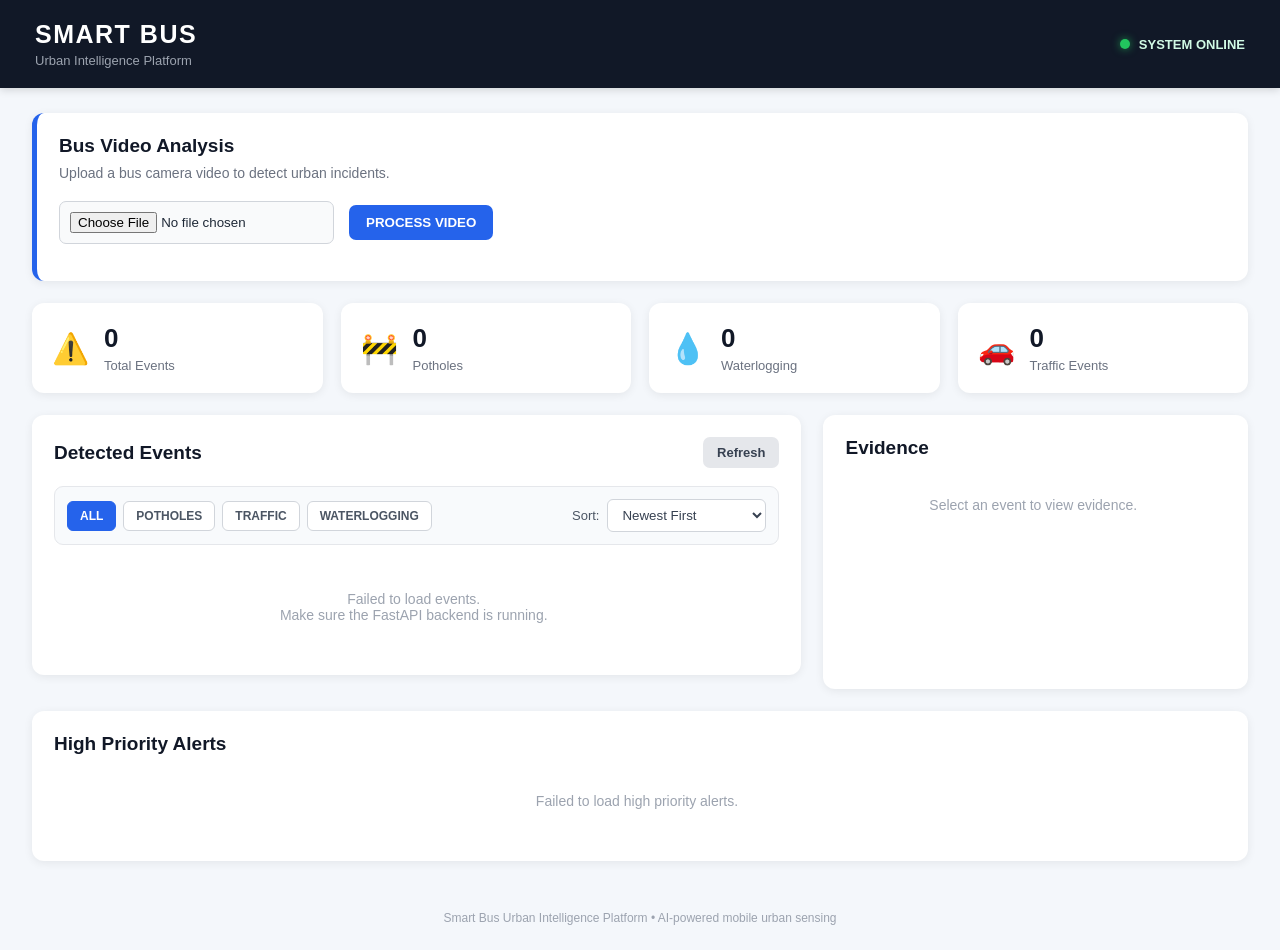
<file: frontend/index.html>
<!DOCTYPE html>
<html lang="en">

<head>
    <meta charset="UTF-8">

    <meta name="viewport"
          content="width=device-width, initial-scale=1.0">

    <title>Smart Bus Urban Intelligence</title>

    <link rel="stylesheet"
          href="style.css">
</head>

<body>

    <!-- ========================================= -->
    <!-- TOP BAR -->
    <!-- ========================================= -->

    <header class="topbar">

        <div>
            <h1>SMART BUS</h1>
            <p>Urban Intelligence Platform</p>
        </div>

        <div class="system-status">

            <span class="status-dot"></span>

            SYSTEM ONLINE

        </div>

    </header>


    <main class="dashboard">


        <!-- ========================================= -->
        <!-- VIDEO UPLOAD -->
        <!-- ========================================= -->

        <section class="panel upload-panel">

            <h2>Bus Video Analysis</h2>

            <p class="subtitle">
                Upload a bus camera video to detect urban incidents.
            </p>

            <div class="upload-area">

                <input
                    type="file"
                    id="videoInput"
                    accept="video/*"
                >

                <button
                    id="processButton"
                    onclick="processVideo()">

                    PROCESS VIDEO

                </button>

            </div>

            <div
                id="processingStatus"
                class="processing-status">
            </div>

        </section>



        <!-- ========================================= -->
        <!-- EVENT SUMMARY -->
        <!-- ========================================= -->

        <section class="summary-grid">


            <!-- TOTAL EVENTS -->

            <div class="summary-card">

                <div class="card-icon">
                    ⚠️
                </div>

                <div>

                    <h3 id="totalEvents">
                        0
                    </h3>

                    <p>
                        Total Events
                    </p>

                </div>

            </div>


            <!-- POTHOLES -->

            <div class="summary-card">

                <div class="card-icon">
                    🚧
                </div>

                <div>

                    <h3 id="potholes">
                        0
                    </h3>

                    <p>
                        Potholes
                    </p>

                </div>

            </div>


            <!-- WATERLOGGING -->

            <div class="summary-card">

                <div class="card-icon">
                    💧
                </div>

                <div>

                    <h3 id="waterlogging">
                        0
                    </h3>

                    <p>
                        Waterlogging
                    </p>

                </div>

            </div>


            <!-- TRAFFIC -->

            <div class="summary-card">

                <div class="card-icon">
                    🚗
                </div>

                <div>

                    <h3 id="traffic">
                        0
                    </h3>

                    <p>
                        Traffic Events
                    </p>

                </div>

            </div>

        </section>



        <!-- ========================================= -->
        <!-- MAIN CONTENT -->
        <!-- ========================================= -->

        <section class="content-grid">


            <!-- ===================================== -->
            <!-- DETECTED EVENTS PANEL -->
            <!-- ===================================== -->

            <div class="panel">


                <!-- PANEL HEADER -->

                <div class="panel-header">

                    <h2>
                        Detected Events
                    </h2>

                    <button
                        onclick="loadEvents()"
                        class="refresh-button">

                        Refresh

                    </button>

                </div>



                <!-- ================================= -->
                <!-- EVENT FILTERS -->
                <!-- ================================= -->

                <div class="event-controls">


                    <!-- EVENT TYPE FILTER -->

                    <div class="event-type-filters">


                        <button
                            class="filter-button active"
                            onclick="filterEvents('all')">

                            ALL

                        </button>


                        <button
                            class="filter-button"
                            onclick="filterEvents('pothole')">

                            POTHOLES

                        </button>


                        <button
                            class="filter-button"
                            onclick="filterEvents('traffic')">

                            TRAFFIC

                        </button>


                        <button
                            class="filter-button"
                            onclick="filterEvents('waterlogging')">

                            WATERLOGGING

                        </button>


                    </div>



                    <!-- SORTING -->

                    <div class="event-sort">

                        <label for="eventSort">
                            Sort:
                        </label>

                        <select
                            id="eventSort"
                            onchange="sortEvents(this.value)">


                            <option value="newest">
                                Newest First
                            </option>


                            <option value="oldest">
                                Oldest First
                            </option>


                            <option value="confidence-high">
                                Highest Confidence
                            </option>


                            <option value="confidence-low">
                                Lowest Confidence
                            </option>


                        </select>

                    </div>

                </div>



                <!-- ================================= -->
                <!-- EVENTS LIST -->
                <!-- ================================= -->

                <div
                    id="eventsContainer"
                    class="events-container">

                    <p class="empty-message">
                        Loading events...
                    </p>

                </div>


            </div>



            <!-- ===================================== -->
            <!-- EVIDENCE PANEL -->
            <!-- ===================================== -->

            <div class="panel evidence-panel">


                <h2>
                    Evidence
                </h2>


                <div
                    id="evidenceContainer"
                    class="evidence-container">

                    <p class="empty-message">

                        Select an event to view evidence.

                    </p>

                </div>


            </div>


        </section>



        <!-- ========================================= -->
        <!-- HIGH PRIORITY ALERTS -->
        <!-- ========================================= -->

        <section class="panel">


            <h2>
                High Priority Alerts
            </h2>


            <div
                id="highPriorityContainer">

                <p class="empty-message">

                    Loading alerts...

                </p>

            </div>


        </section>


    </main>



    <!-- ========================================= -->
    <!-- FOOTER -->
    <!-- ========================================= -->

    <footer>

        Smart Bus Urban Intelligence Platform

        • AI-powered mobile urban sensing

    </footer>



    <!-- ========================================= -->
    <!-- JAVASCRIPT -->
    <!-- ========================================= -->

    <script src="app.js"></script>


</body>

</html>
</file>
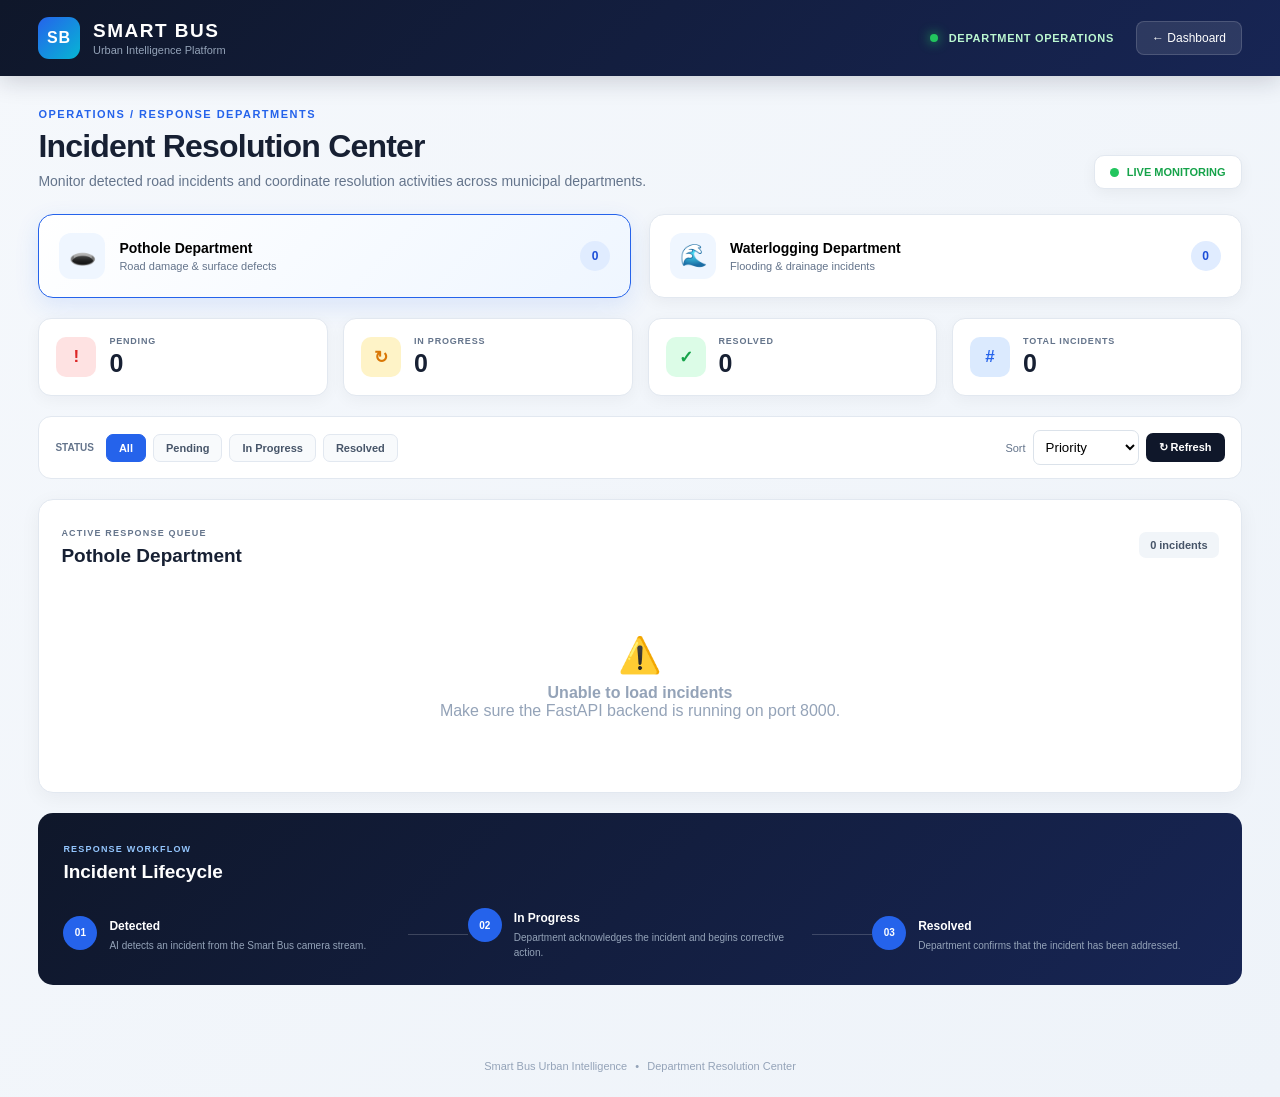
<file: frontend/department.html>
<!DOCTYPE html>
<html lang="en">

<head>
    <meta charset="UTF-8">
    <meta name="viewport" content="width=device-width, initial-scale=1.0">

    <title>Department Operations | Smart Bus</title>

    <link rel="stylesheet"
          href="department.css">
</head>

<body>

<header class="topbar">

    <div class="brand">

        <div class="brand-mark">
            SB
        </div>

        <div>
            <h1>SMART BUS</h1>
            <p>Urban Intelligence Platform</p>
        </div>

    </div>

    <div class="topbar-right">

        <div class="system-status">
            <span class="status-dot"></span>
            DEPARTMENT OPERATIONS
        </div>

        <a href="index.html"
           class="back-button">
            ← Dashboard
        </a>

    </div>

</header>


<main class="page">

    <!-- =====================================================
         PAGE HEADER
    ====================================================== -->

    <section class="page-header">

        <div>

            <div class="eyebrow">
                OPERATIONS / RESPONSE DEPARTMENTS
            </div>

            <h2>
                Incident Resolution Center
            </h2>

            <p>
                Monitor detected road incidents and coordinate
                resolution activities across municipal departments.
            </p>

        </div>

        <div class="live-indicator">

            <span class="pulse-dot"></span>

            LIVE MONITORING

        </div>

    </section>


    <!-- =====================================================
         DEPARTMENT SWITCHER
    ====================================================== -->

    <section class="department-tabs">

        <button
            class="department-tab active"
            data-department="pothole">

            <span class="tab-icon">
                🕳️
            </span>

            <span>
                <strong>Pothole Department</strong>
                <small>Road damage & surface defects</small>
            </span>

            <span
                id="potholeTabCount"
                class="tab-count">
                0
            </span>

        </button>


        <button
            class="department-tab"
            data-department="waterlogging">

            <span class="tab-icon">
                🌊
            </span>

            <span>
                <strong>Waterlogging Department</strong>
                <small>Flooding & drainage incidents</small>
            </span>

            <span
                id="waterTabCount"
                class="tab-count">
                0
            </span>

        </button>

    </section>


    <!-- =====================================================
         SUMMARY
    ====================================================== -->

    <section class="summary-grid">

        <div class="summary-card">

            <div class="summary-icon pending">
                !
            </div>

            <div>

                <span>PENDING</span>

                <strong id="pendingCount">
                    0
                </strong>

            </div>

        </div>


        <div class="summary-card">

            <div class="summary-icon progress">
                ↻
            </div>

            <div>

                <span>IN PROGRESS</span>

                <strong id="progressCount">
                    0
                </strong>

            </div>

        </div>


        <div class="summary-card">

            <div class="summary-icon resolved">
                ✓
            </div>

            <div>

                <span>RESOLVED</span>

                <strong id="resolvedCount">
                    0
                </strong>

            </div>

        </div>


        <div class="summary-card">

            <div class="summary-icon total">
                #
            </div>

            <div>

                <span>TOTAL INCIDENTS</span>

                <strong id="totalCount">
                    0
                </strong>

            </div>

        </div>

    </section>


    <!-- =====================================================
         CONTROLS
    ====================================================== -->

    <section class="control-panel">

        <div class="control-left">

            <span class="control-label">
                STATUS
            </span>

            <button
                class="status-filter active"
                data-status="all">
                All
            </button>

            <button
                class="status-filter"
                data-status="pending">
                Pending
            </button>

            <button
                class="status-filter"
                data-status="in_progress">
                In Progress
            </button>

            <button
                class="status-filter"
                data-status="resolved">
                Resolved
            </button>

        </div>


        <div class="control-right">

            <label for="sortEvents">
                Sort
            </label>

            <select id="sortEvents">

                <option value="priority">
                    Priority
                </option>

                <option value="newest">
                    Newest
                </option>

                <option value="oldest">
                    Oldest
                </option>

                <option value="confidence">
                    Confidence
                </option>

            </select>


            <button
                id="refreshButton"
                class="refresh-button">

                ↻ Refresh

            </button>

        </div>

    </section>


    <!-- =====================================================
         INCIDENT LIST
    ====================================================== -->

    <section class="incidents-panel">

        <div class="panel-header">

            <div>

                <span class="panel-kicker">
                    ACTIVE RESPONSE QUEUE
                </span>

                <h3 id="departmentTitle">
                    Pothole Department
                </h3>

            </div>

            <div
                id="incidentCountLabel"
                class="incident-count">
                0 incidents
            </div>

        </div>


        <div
            id="incidentList"
            class="incident-list">

            <div class="loading-state">

                <div class="loading-spinner"></div>

                Loading incidents...

            </div>

        </div>

    </section>


    <!-- =====================================================
         RESOLUTION INFORMATION
    ====================================================== -->

    <section class="workflow-panel">

        <div class="workflow-title">

            <span class="panel-kicker">
                RESPONSE WORKFLOW
            </span>

            <h3>
                Incident Lifecycle
            </h3>

        </div>


        <div class="workflow">

            <div class="workflow-step">

                <div class="workflow-number">
                    01
                </div>

                <div>

                    <strong>
                        Detected
                    </strong>

                    <p>
                        AI detects an incident from the
                        Smart Bus camera stream.
                    </p>

                </div>

            </div>


            <div class="workflow-line"></div>


            <div class="workflow-step">

                <div class="workflow-number">
                    02
                </div>

                <div>

                    <strong>
                        In Progress
                    </strong>

                    <p>
                        Department acknowledges the incident
                        and begins corrective action.
                    </p>

                </div>

            </div>


            <div class="workflow-line"></div>


            <div class="workflow-step">

                <div class="workflow-number">
                    03
                </div>

                <div>

                    <strong>
                        Resolved
                    </strong>

                    <p>
                        Department confirms that the incident
                        has been addressed.
                    </p>

                </div>

            </div>

        </div>

    </section>

</main>


<footer>

    Smart Bus Urban Intelligence

    <span>•</span>

    Department Resolution Center

</footer>


<script src="department.js"></script>

</body>

</html>
</file>
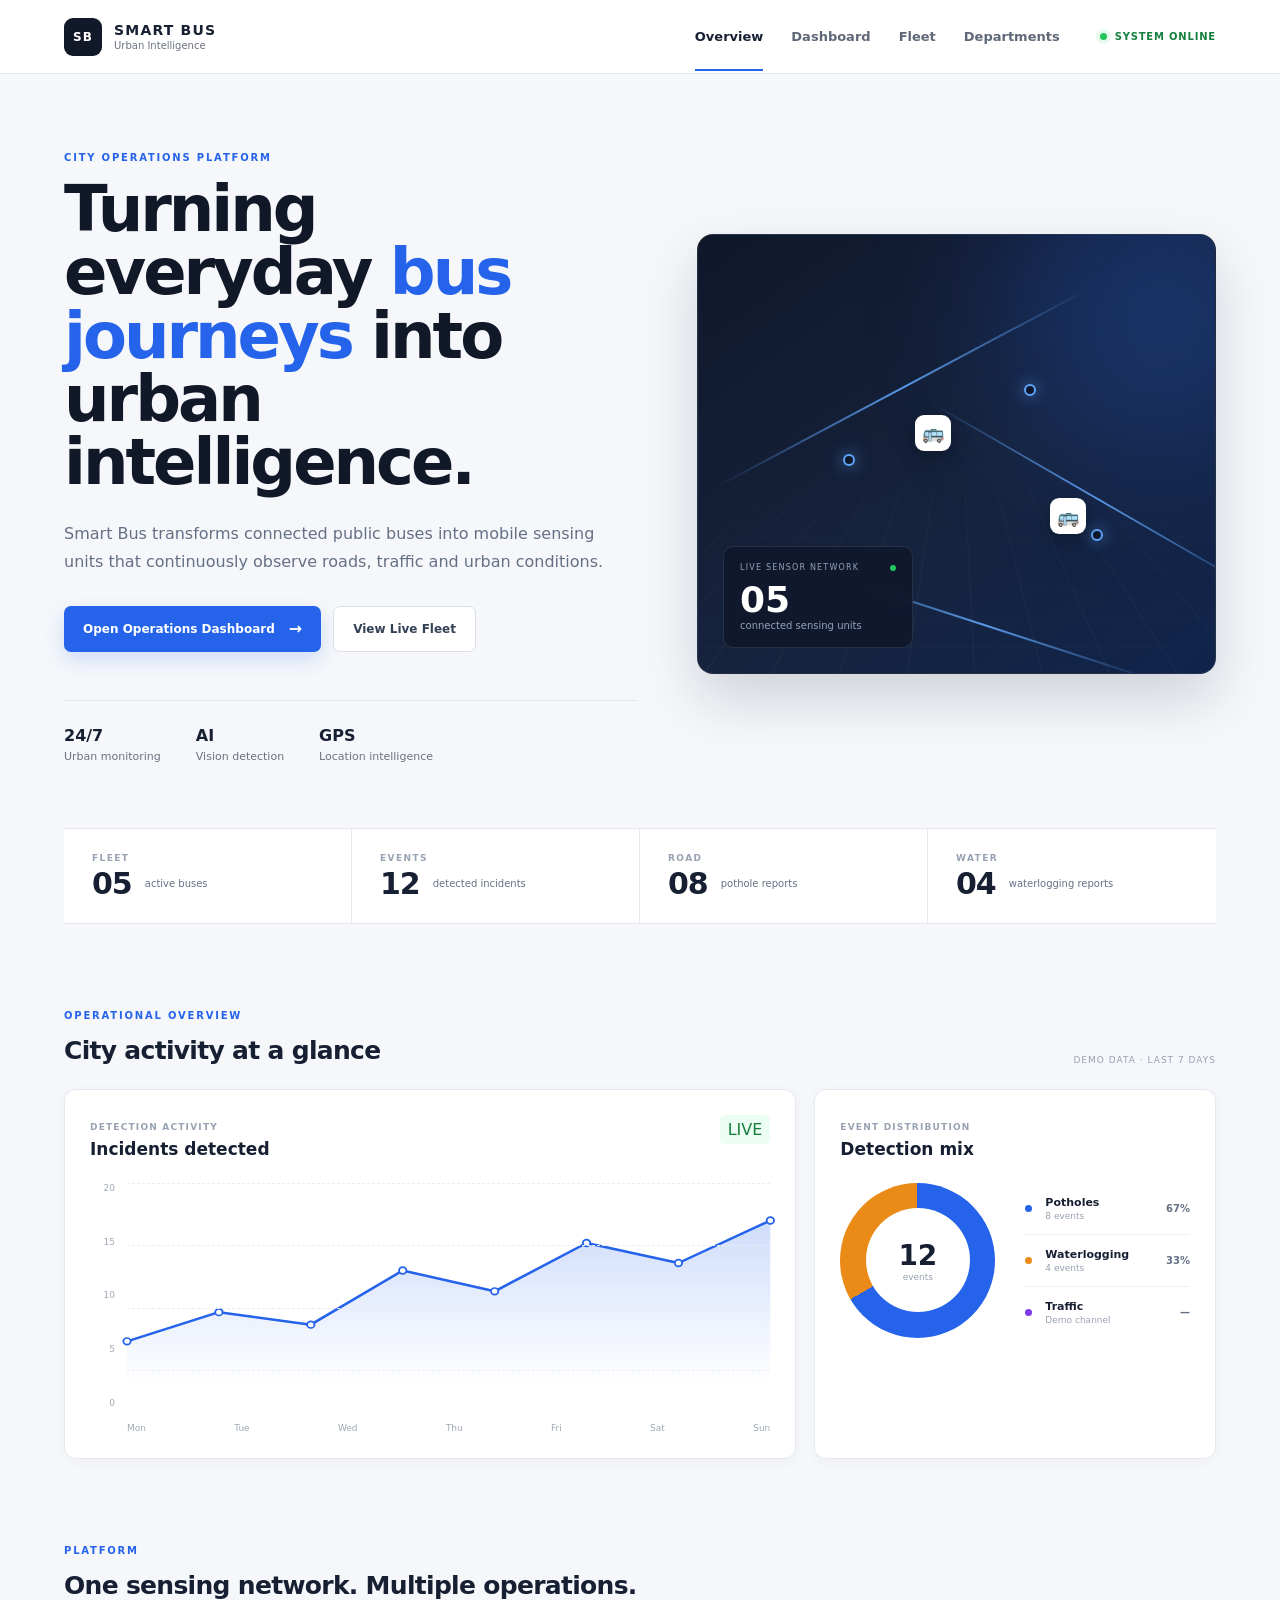
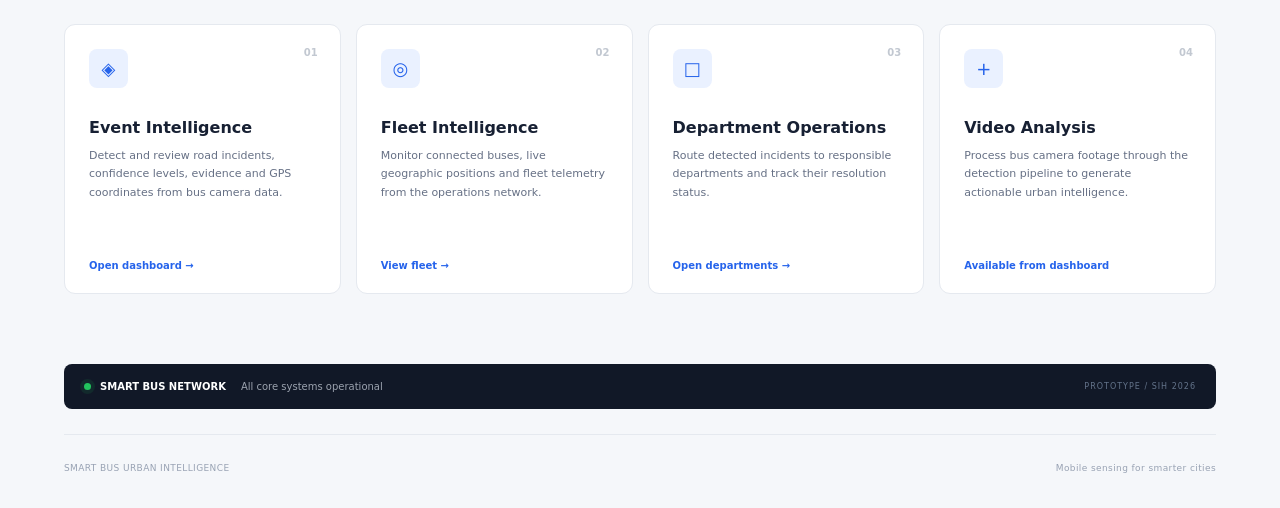
<file: frontend/home.html>
<!DOCTYPE html>
<html lang="en">

<head>
    <meta charset="UTF-8">
    <meta name="viewport" content="width=device-width, initial-scale=1.0">

    <title>Smart Bus | Urban Intelligence</title>

    <link rel="stylesheet" href="home.css">
</head>

<body>

    <!-- =====================================================
         NAVIGATION
    ====================================================== -->

    <header class="navbar">

        <a href="home.html" class="brand">

            <div class="brand-symbol">
                SB
            </div>

            <div class="brand-text">
                <strong>SMART BUS</strong>
                <span>Urban Intelligence</span>
            </div>

        </a>


        <nav class="nav-links">

            <a href="home.html" class="active">
                Overview
            </a>

            <a href="index.html">
                Dashboard
            </a>

            <a href="fleet.html">
                Fleet
            </a>

            <a href="department.html">
                Departments
            </a>

        </nav>


        <div class="system-indicator">

            <span class="pulse-dot"></span>

            <span>
                SYSTEM ONLINE
            </span>

        </div>

    </header>



    <!-- =====================================================
         MAIN
    ====================================================== -->

    <main>


        <!-- =================================================
             HERO
        ================================================== -->

        <section class="hero">

            <div class="hero-content">

                <div class="eyebrow">
                    CITY OPERATIONS PLATFORM
                </div>

                <h1>
                    Turning everyday
                    <span>bus journeys</span>
                    into urban intelligence.
                </h1>

                <p class="hero-description">

                    Smart Bus transforms connected public buses into
                    mobile sensing units that continuously observe
                    roads, traffic and urban conditions.

                </p>


                <div class="hero-actions">

                    <a
                        href="index.html"
                        class="primary-button"
                    >
                        Open Operations Dashboard
                        <span>→</span>
                    </a>

                    <a
                        href="fleet.html"
                        class="secondary-button"
                    >
                        View Live Fleet
                    </a>

                </div>


                <div class="hero-meta">

                    <div>
                        <strong>24/7</strong>
                        <span>Urban monitoring</span>
                    </div>

                    <div>
                        <strong>AI</strong>
                        <span>Vision detection</span>
                    </div>

                    <div>
                        <strong>GPS</strong>
                        <span>Location intelligence</span>
                    </div>

                </div>

            </div>


            <!-- =================================================
                 HERO VISUAL
            ================================================== -->

            <div class="hero-visual">

                <div class="visual-glow"></div>

                <div class="city-grid"></div>


                <div class="route route-one"></div>
                <div class="route route-two"></div>
                <div class="route route-three"></div>


                <div class="map-node node-one">
                    <span></span>
                </div>

                <div class="map-node node-two">
                    <span></span>
                </div>

                <div class="map-node node-three">
                    <span></span>
                </div>


                <div class="bus-marker bus-one">
                    🚌
                </div>

                <div class="bus-marker bus-two">
                    🚌
                </div>


                <div class="live-card">

                    <div class="live-card-header">

                        <span>
                            LIVE SENSOR NETWORK
                        </span>

                        <i></i>

                    </div>

                    <div class="live-card-value">
                        05
                    </div>

                    <div class="live-card-label">
                        connected sensing units
                    </div>

                </div>

            </div>

        </section>



        <!-- =================================================
             METRICS
        ================================================== -->

        <section class="metrics">

            <div class="metric">

                <span class="metric-label">
                    FLEET
                </span>

                <strong
                    id="fleetMetric"
                    data-value="5"
                >
                    05
                </strong>

                <small>
                    active buses
                </small>

            </div>


            <div class="metric">

                <span class="metric-label">
                    EVENTS
                </span>

                <strong
                    id="eventMetric"
                    data-value="12"
                >
                    12
                </strong>

                <small>
                    detected incidents
                </small>

            </div>


            <div class="metric">

                <span class="metric-label">
                    ROAD
                </span>

                <strong
                    id="potholeMetric"
                    data-value="8"
                >
                    08
                </strong>

                <small>
                    pothole reports
                </small>

            </div>


            <div class="metric">

                <span class="metric-label">
                    WATER
                </span>

                <strong
                    id="waterMetric"
                    data-value="4"
                >
                    04
                </strong>

                <small>
                    waterlogging reports
                </small>

            </div>

        </section>



        <!-- =================================================
             ANALYTICS
        ================================================== -->

        <section class="analytics-section">

            <div class="section-heading">

                <div>

                    <span class="eyebrow">
                        OPERATIONAL OVERVIEW
                    </span>

                    <h2>
                        City activity at a glance
                    </h2>

                </div>

                <span class="period-label">
                    DEMO DATA · LAST 7 DAYS
                </span>

            </div>


            <div class="analytics-grid">


                <!-- =========================================
                     ACTIVITY GRAPH
                ========================================== -->

                <div class="analytics-card activity-card">

                    <div class="card-heading">

                        <div>

                            <span>
                                DETECTION ACTIVITY
                            </span>

                            <h3>
                                Incidents detected
                            </h3>

                        </div>

                        <div class="trend">
                            LIVE
                        </div>

                    </div>


                    <div class="chart-area">

                        <div class="y-axis">

                            <span>20</span>
                            <span>15</span>
                            <span>10</span>
                            <span>5</span>
                            <span>0</span>

                        </div>


                        <div class="chart">

                            <div class="grid-line line-20"></div>
                            <div class="grid-line line-15"></div>
                            <div class="grid-line line-10"></div>
                            <div class="grid-line line-5"></div>


                            <svg
                                viewBox="0 0 700 240"
                                preserveAspectRatio="none"
                                class="activity-svg"
                            >

                                <defs>

                                    <linearGradient
                                        id="areaGradient"
                                        x1="0"
                                        y1="0"
                                        x2="0"
                                        y2="1"
                                    >

                                        <stop
                                            offset="0%"
                                            stop-color="#2563eb"
                                            stop-opacity="0.22"
                                        />

                                        <stop
                                            offset="100%"
                                            stop-color="#2563eb"
                                            stop-opacity="0"
                                        />

                                    </linearGradient>

                                </defs>


                                <path
                                    class="chart-area-fill"
                                    d="
                                    M0 190
                                    L100 155
                                    L200 170
                                    L300 105
                                    L400 130
                                    L500 72
                                    L600 96
                                    L700 45
                                    L700 240
                                    L0 240
                                    Z
                                    "
                                ></path>


                                <polyline
                                    class="chart-line"
                                    points="
                                    0,190
                                    100,155
                                    200,170
                                    300,105
                                    400,130
                                    500,72
                                    600,96
                                    700,45
                                    "
                                ></polyline>


                                <circle cx="0" cy="190" r="4"></circle>
                                <circle cx="100" cy="155" r="4"></circle>
                                <circle cx="200" cy="170" r="4"></circle>
                                <circle cx="300" cy="105" r="4"></circle>
                                <circle cx="400" cy="130" r="4"></circle>
                                <circle cx="500" cy="72" r="4"></circle>
                                <circle cx="600" cy="96" r="4"></circle>
                                <circle cx="700" cy="45" r="4"></circle>

                            </svg>


                            <div class="x-axis">

                                <span>Mon</span>
                                <span>Tue</span>
                                <span>Wed</span>
                                <span>Thu</span>
                                <span>Fri</span>
                                <span>Sat</span>
                                <span>Sun</span>

                            </div>

                        </div>

                    </div>

                </div>



                <!-- =========================================
                     EVENT DISTRIBUTION
                ========================================== -->

                <div class="analytics-card distribution-card">

                    <div class="card-heading">

                        <div>

                            <span>
                                EVENT DISTRIBUTION
                            </span>

                            <h3>
                                Detection mix
                            </h3>

                        </div>

                    </div>


                    <div class="distribution">

                        <div class="donut">

                            <div class="donut-center">

                                <strong>
                                    12
                                </strong>

                                <span>
                                    events
                                </span>

                            </div>

                        </div>


                        <div class="distribution-list">

                            <div class="distribution-item">

                                <span class="legend blue-dot"></span>

                                <div>
                                    <strong>Potholes</strong>
                                    <small>8 events</small>
                                </div>

                                <b>67%</b>

                            </div>


                            <div class="distribution-item">

                                <span class="legend orange-dot"></span>

                                <div>
                                    <strong>Waterlogging</strong>
                                    <small>4 events</small>
                                </div>

                                <b>33%</b>

                            </div>


                            <div class="distribution-item">

                                <span class="legend purple-dot"></span>

                                <div>
                                    <strong>Traffic</strong>
                                    <small>Demo channel</small>
                                </div>

                                <b>—</b>

                            </div>

                        </div>

                    </div>

                </div>

            </div>

        </section>



        <!-- =================================================
             CAPABILITIES
        ================================================== -->

        <section class="capabilities">

            <div class="section-heading">

                <div>

                    <span class="eyebrow">
                        PLATFORM
                    </span>

                    <h2>
                        One sensing network. Multiple operations.
                    </h2>

                </div>

            </div>


            <div class="capability-grid">


                <a
                    href="index.html"
                    class="capability-card"
                >

                    <div class="capability-number">
                        01
                    </div>

                    <div class="capability-icon">
                        ◈
                    </div>

                    <h3>
                        Event Intelligence
                    </h3>

                    <p>
                        Detect and review road incidents,
                        confidence levels, evidence and GPS
                        coordinates from bus camera data.
                    </p>

                    <span class="capability-link">
                        Open dashboard →
                    </span>

                </a>



                <a
                    href="fleet.html"
                    class="capability-card"
                >

                    <div class="capability-number">
                        02
                    </div>

                    <div class="capability-icon">
                        ◎
                    </div>

                    <h3>
                        Fleet Intelligence
                    </h3>

                    <p>
                        Monitor connected buses, live geographic
                        positions and fleet telemetry from the
                        operations network.
                    </p>

                    <span class="capability-link">
                        View fleet →
                    </span>

                </a>



                <a
                    href="department.html"
                    class="capability-card"
                >

                    <div class="capability-number">
                        03
                    </div>

                    <div class="capability-icon">
                        □
                    </div>

                    <h3>
                        Department Operations
                    </h3>

                    <p>
                        Route detected incidents to responsible
                        departments and track their resolution
                        status.
                    </p>

                    <span class="capability-link">
                        Open departments →
                    </span>

                </a>



                <div class="capability-card">

                    <div class="capability-number">
                        04
                    </div>

                    <div class="capability-icon">
                        +
                    </div>

                    <h3>
                        Video Analysis
                    </h3>

                    <p>
                        Process bus camera footage through the
                        detection pipeline to generate actionable
                        urban intelligence.
                    </p>

                    <span class="capability-link">
                        Available from dashboard
                    </span>

                </div>

            </div>

        </section>



        <!-- =================================================
             SYSTEM FOOTER STRIP
        ================================================== -->

        <section class="system-strip">

            <div>

                <span class="strip-status"></span>

                <strong>
                    SMART BUS NETWORK
                </strong>

                <span>
                    All core systems operational
                </span>

            </div>

            <span class="strip-version">
                PROTOTYPE / SIH 2026
            </span>

        </section>

    </main>



    <!-- =====================================================
         FOOTER
    ====================================================== -->

    <footer>

        <span>
            SMART BUS URBAN INTELLIGENCE
        </span>

        <span>
            Mobile sensing for smarter cities
        </span>

    </footer>


    <script src="home.js"></script>

</body>

</html>
</file>
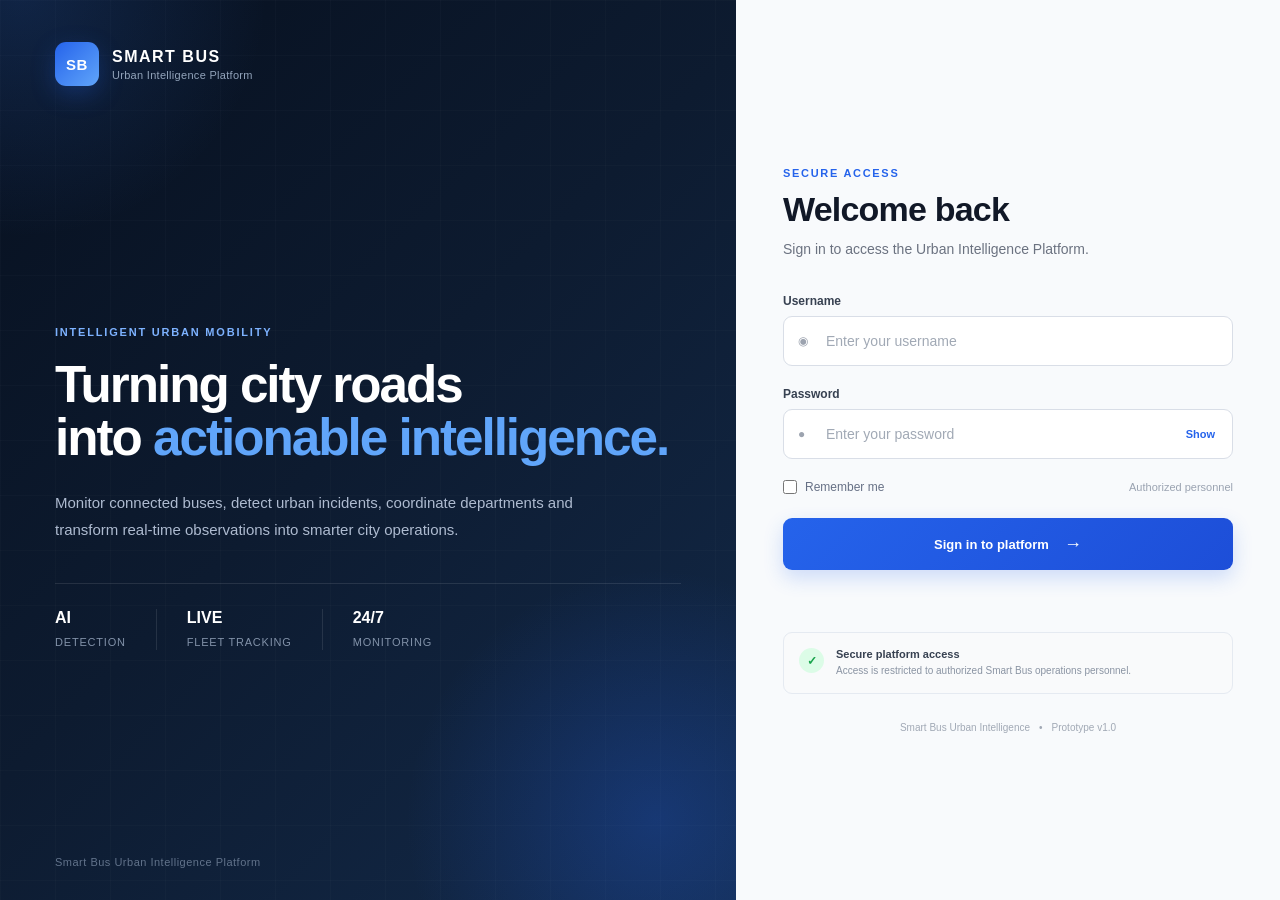
<file: frontend/login.html>
<!DOCTYPE html>
<html lang="en">

<head>
    <meta charset="UTF-8">
    <meta name="viewport" content="width=device-width, initial-scale=1.0">

    <title>Login | Smart Bus Urban Intelligence</title>

    <link rel="stylesheet" href="login.css">
</head>

<body>

    <div class="login-page">

        <!-- LEFT SIDE -->
        <section class="login-visual">

            <div class="visual-overlay"></div>

            <div class="visual-content">

                <div class="brand">
                    <div class="brand-mark">SB</div>

                    <div>
                        <h1>SMART BUS</h1>
                        <p>Urban Intelligence Platform</p>
                    </div>
                </div>

                <div class="visual-main">

                    <span class="eyebrow">
                        INTELLIGENT URBAN MOBILITY
                    </span>

                    <h2>
                        Turning city roads<br>
                        into <span>actionable intelligence.</span>
                    </h2>

                    <p>
                        Monitor connected buses, detect urban incidents,
                        coordinate departments and transform real-time
                        observations into smarter city operations.
                    </p>

                    <div class="feature-row">

                        <div class="feature">
                            <strong>AI</strong>
                            <span>Detection</span>
                        </div>

                        <div class="feature">
                            <strong>LIVE</strong>
                            <span>Fleet Tracking</span>
                        </div>

                        <div class="feature">
                            <strong>24/7</strong>
                            <span>Monitoring</span>
                        </div>

                    </div>

                </div>

                <div class="visual-footer">
                    Smart Bus Urban Intelligence Platform
                </div>

            </div>

        </section>


        <!-- RIGHT SIDE -->
        <section class="login-section">

            <div class="login-card">

                <div class="mobile-brand">
                    <div class="brand-mark">SB</div>
                    <span>SMART BUS</span>
                </div>

                <div class="login-heading">

                    <span class="section-label">
                        SECURE ACCESS
                    </span>

                    <h2>
                        Welcome back
                    </h2>

                    <p>
                        Sign in to access the Urban Intelligence Platform.
                    </p>

                </div>


                <form id="loginForm">

                    <div class="form-group">

                        <label for="username">
                            Username
                        </label>

                        <div class="input-wrapper">

                            <span class="input-icon">
                                ◉
                            </span>

                            <input
                                type="text"
                                id="username"
                                placeholder="Enter your username"
                                autocomplete="username"
                                required
                            >

                        </div>

                    </div>


                    <div class="form-group">

                        <label for="password">
                            Password
                        </label>

                        <div class="input-wrapper">

                            <span class="input-icon">
                                ●
                            </span>

                            <input
                                type="password"
                                id="password"
                                placeholder="Enter your password"
                                autocomplete="current-password"
                                required
                            >

                            <button
                                type="button"
                                id="togglePassword"
                                class="password-toggle"
                            >
                                Show
                            </button>

                        </div>

                    </div>


                    <div class="login-options">

                        <label class="remember">

                            <input
                                type="checkbox"
                                id="rememberMe"
                            >

                            <span>
                                Remember me
                            </span>

                        </label>

                        <span class="access-type">
                            Authorized personnel
                        </span>

                    </div>


                    <button
                        type="submit"
                        class="login-button"
                        id="loginButton"
                    >

                        <span>
                            Sign in to platform
                        </span>

                        <span class="arrow">
                            →
                        </span>

                    </button>


                    <div
                        id="loginMessage"
                        class="login-message"
                    ></div>

                </form>


                <div class="security-note">

                    <span class="security-icon">
                        ✓
                    </span>

                    <div>
                        <strong>Secure platform access</strong>
                        <p>
                            Access is restricted to authorized
                            Smart Bus operations personnel.
                        </p>
                    </div>

                </div>


                <div class="login-footer">

                    <span>
                        Smart Bus Urban Intelligence
                    </span>

                    <span>•</span>

                    <span>
                        Prototype v1.0
                    </span>

                </div>

            </div>

        </section>

    </div>


    <script>

        const loginForm =
            document.getElementById("loginForm");

        const passwordInput =
            document.getElementById("password");

        const togglePassword =
            document.getElementById("togglePassword");

        const loginMessage =
            document.getElementById("loginMessage");

        const loginButton =
            document.getElementById("loginButton");


        /* ==========================================
           SHOW / HIDE PASSWORD
        ========================================== */

        togglePassword.addEventListener(
            "click",
            function () {

                if (
                    passwordInput.type === "password"
                ) {

                    passwordInput.type = "text";

                    togglePassword.textContent =
                        "Hide";

                } else {

                    passwordInput.type = "password";

                    togglePassword.textContent =
                        "Show";
                }

            }
        );


        /* ==========================================
           LOGIN
        ========================================== */

        loginForm.addEventListener(
            "submit",
            function (event) {

                event.preventDefault();

                const username =
                    document
                        .getElementById("username")
                        .value
                        .trim();

                const password =
                    passwordInput.value.trim();


                if (!username || !password) {

                    loginMessage.textContent =
                        "Please enter your username and password.";

                    loginMessage.className =
                        "login-message error";

                    return;
                }


                /*
                 * Prototype authentication.
                 *
                 * For now any non-empty credentials
                 * are accepted.
                 *
                 * Real authentication can be
                 * connected later to FastAPI.
                 */

                loginButton.disabled = true;

                loginButton.innerHTML =
                    "<span>Signing in...</span>";


                loginMessage.textContent =
                    "Authenticating...";

                loginMessage.className =
                    "login-message";


                setTimeout(
                    function () {

                        sessionStorage.setItem(
                            "smartBusLoggedIn",
                            "true"
                        );

                        sessionStorage.setItem(
                            "smartBusUser",
                            username
                        );


                        /*
                         * Change this later if your
                         * home page has another filename.
                         */

                        window.location.href =
                            "home.html";

                    },
                    700
                );

            }
        );

    </script>

</body>

</html>
</file>
<file: frontend/style.css>
/* ============================================================
   SMART BUS URBAN INTELLIGENCE
   MAIN STYLESHEET
   ============================================================ */


/* ============================================================
   GLOBAL
   ============================================================ */

* {
    box-sizing: border-box;
    margin: 0;
    padding: 0;
}


body {
    font-family:
        Arial,
        Helvetica,
        sans-serif;

    background: #f4f7fb;

    color: #1f2937;

    min-height: 100vh;
}


/* ============================================================
   TOP BAR
   ============================================================ */

.topbar {

    background: #111827;

    color: white;

    padding: 20px 35px;

    display: flex;

    justify-content: space-between;

    align-items: center;

    box-shadow:
        0 2px 8px rgba(0, 0, 0, 0.15);
}


.topbar h1 {

    font-size: 25px;

    letter-spacing: 1.5px;

    margin-bottom: 4px;
}


.topbar p {

    font-size: 13px;

    color: #9ca3af;
}


/* ============================================================
   SYSTEM STATUS
   ============================================================ */

.system-status {

    display: flex;

    align-items: center;

    gap: 9px;

    font-size: 13px;

    font-weight: bold;

    color: #d1fae5;
}


.status-dot {

    width: 10px;

    height: 10px;

    background: #22c55e;

    border-radius: 50%;

    display: inline-block;

    box-shadow:
        0 0 8px rgba(34, 197, 94, 0.7);
}


/* ============================================================
   DASHBOARD
   ============================================================ */

.dashboard {

    width: 95%;

    max-width: 1500px;

    margin: 25px auto;

}


/* ============================================================
   PANELS
   ============================================================ */

.panel {

    background: white;

    border-radius: 12px;

    padding: 22px;

    margin-bottom: 22px;

    box-shadow:
        0 2px 10px rgba(0, 0, 0, 0.07);
}


.panel h2 {

    font-size: 19px;

    margin-bottom: 8px;

    color: #111827;
}


/* ============================================================
   VIDEO UPLOAD
   ============================================================ */

.upload-panel {

    border-left: 5px solid #2563eb;
}


.subtitle {

    color: #6b7280;

    font-size: 14px;

    margin-bottom: 20px;
}


.upload-area {

    display: flex;

    gap: 15px;

    align-items: center;

    flex-wrap: wrap;
}


input[type="file"] {

    padding: 10px;

    border: 1px solid #d1d5db;

    border-radius: 7px;

    background: #f9fafb;

    cursor: pointer;
}


button {

    border: none;

    border-radius: 7px;

    padding: 10px 17px;

    cursor: pointer;

    font-weight: bold;

    transition:
        background 0.2s,
        transform 0.1s;
}


button:hover {

    transform: translateY(-1px);
}


button:disabled {

    opacity: 0.6;

    cursor: not-allowed;

    transform: none;
}


#processButton {

    background: #2563eb;

    color: white;
}


#processButton:hover {

    background: #1d4ed8;
}


.processing-status {

    margin-top: 15px;

    font-size: 14px;

    color: #374151;

    font-weight: 500;
}


/* ============================================================
   SUMMARY CARDS
   ============================================================ */

.summary-grid {

    display: grid;

    grid-template-columns:
        repeat(4, 1fr);

    gap: 18px;

    margin-bottom: 22px;
}


.summary-card {

    background: white;

    border-radius: 12px;

    padding: 20px;

    display: flex;

    align-items: center;

    gap: 15px;

    box-shadow:
        0 2px 10px rgba(0, 0, 0, 0.07);
}


.card-icon {

    font-size: 30px;
}


.summary-card h3 {

    font-size: 26px;

    color: #111827;

    margin-bottom: 4px;
}


.summary-card p {

    font-size: 13px;

    color: #6b7280;
}


/* ============================================================
   MAIN CONTENT
   ============================================================ */

.content-grid {

    display: grid;

    grid-template-columns:
        minmax(0, 1.45fr)
        minmax(320px, 0.8fr);

    gap: 22px;

    align-items: start;
}


/* ============================================================
   PANEL HEADER
   ============================================================ */

.panel-header {

    display: flex;

    justify-content: space-between;

    align-items: center;

    margin-bottom: 18px;
}


.panel-header h2 {

    margin-bottom: 0;
}


.refresh-button {

    background: #e5e7eb;

    color: #374151;

    padding: 8px 14px;

    font-size: 13px;
}


.refresh-button:hover {

    background: #d1d5db;
}


/* ============================================================
   EVENT CONTROLS
   ============================================================ */

.event-controls {

    display: flex;

    justify-content: space-between;

    align-items: center;

    gap: 15px;

    padding: 12px;

    margin-bottom: 16px;

    background: #f8fafc;

    border: 1px solid #e5e7eb;

    border-radius: 9px;

    flex-wrap: wrap;
}


/* ============================================================
   EVENT TYPE FILTERS
   ============================================================ */

.event-type-filters {

    display: flex;

    gap: 7px;

    flex-wrap: wrap;
}


.filter-button {

    background: white;

    color: #4b5563;

    border: 1px solid #d1d5db;

    padding: 7px 12px;

    font-size: 12px;

    border-radius: 6px;
}


.filter-button:hover {

    background: #eef2ff;

    border-color: #93c5fd;
}


.filter-button.active {

    background: #2563eb;

    color: white;

    border-color: #2563eb;
}


/* ============================================================
   SORT
   ============================================================ */

.event-sort {

    display: flex;

    align-items: center;

    gap: 8px;

    font-size: 13px;

    color: #4b5563;
}


.event-sort select {

    padding: 7px 10px;

    border-radius: 6px;

    border: 1px solid #d1d5db;

    background: white;

    color: #374151;

    cursor: pointer;
}


.event-sort select:focus {

    outline: none;

    border-color: #2563eb;
}


/* ============================================================
   EVENTS CONTAINER
   ============================================================ */

.events-container {

    max-height: 600px;

    overflow-y: auto;

    padding-right: 6px;
}


/* Custom scrollbar */

.events-container::-webkit-scrollbar {

    width: 7px;
}


.events-container::-webkit-scrollbar-track {

    background: #f1f5f9;

    border-radius: 10px;
}


.events-container::-webkit-scrollbar-thumb {

    background: #cbd5e1;

    border-radius: 10px;
}


.events-container::-webkit-scrollbar-thumb:hover {

    background: #94a3b8;
}


/* ============================================================
   EVENT CARD
   ============================================================ */

.event-card {

    background: #f8fafc;

    border: 1px solid #e5e7eb;

    border-radius: 9px;

    padding: 15px;

    margin-bottom: 10px;

    cursor: pointer;

    transition:
        border-color 0.2s,
        box-shadow 0.2s,
        transform 0.15s;
}


.event-card:hover {

    border-color: #93c5fd;

    box-shadow:
        0 3px 10px rgba(37, 99, 235, 0.10);

    transform: translateY(-1px);
}


.event-title {

    display: flex;

    justify-content: space-between;

    align-items: center;

    gap: 10px;

    margin-bottom: 9px;
}


.event-type {

    font-weight: bold;

    color: #111827;

    text-transform: uppercase;

    font-size: 13px;
}


.event-info {

    font-size: 13px;

    line-height: 1.7;

    color: #6b7280;
}


/* ============================================================
   SEVERITY
   ============================================================ */

.high {

    color: #dc2626;

    font-weight: bold;

    font-size: 12px;
}


.medium {

    color: #d97706;

    font-weight: bold;

    font-size: 12px;
}


.low {

    color: #16a34a;

    font-weight: bold;

    font-size: 12px;
}


/* ============================================================
   EVIDENCE PANEL
   ============================================================ */

.evidence-container {

    min-height: 200px;

    max-height: 600px;

    overflow-y: auto;

    padding-right: 5px;
}


.evidence-container::-webkit-scrollbar {

    width: 7px;
}


.evidence-container::-webkit-scrollbar-track {

    background: #f1f5f9;

    border-radius: 10px;
}


.evidence-container::-webkit-scrollbar-thumb {

    background: #cbd5e1;

    border-radius: 10px;
}


/* ============================================================
   EVIDENCE IMAGE
   ============================================================ */

.evidence-image {

    width: 100%;

    max-height: 420px;

    object-fit: contain;

    background: #111827;

    border-radius: 9px;

    display: block;

    margin-bottom: 15px;
}


/* ============================================================
   EMPTY MESSAGE
   ============================================================ */

.empty-message {

    text-align: center;

    color: #9ca3af;

    font-size: 14px;

    padding: 30px 10px;
}


/* ============================================================
   HIGH PRIORITY ALERTS
   ============================================================ */

#highPriorityContainer {

    max-height: 400px;

    overflow-y: auto;

    padding-right: 6px;

    display: flex;

    flex-direction: column;

    gap: 12px;
}

#highPriorityContainer::-webkit-scrollbar {

    width: 7px;
}


#highPriorityContainer::-webkit-scrollbar-track {

    background: #f1f5f9;

    border-radius: 10px;
}


#highPriorityContainer::-webkit-scrollbar-thumb {

    background: #cbd5e1;

    border-radius: 10px;
}


#highPriorityContainer::-webkit-scrollbar-thumb:hover {

    background: #94a3b8;
}

#highPriorityContainer .event-card {

    border-left: 4px solid #dc2626;
}


/* ============================================================
   FOOTER
   ============================================================ */

footer {

    text-align: center;

    padding: 25px;

    color: #9ca3af;

    font-size: 12px;
}


/* ============================================================
   RESPONSIVE
   ============================================================ */

@media (max-width: 1000px) {

    .summary-grid {

        grid-template-columns:
            repeat(2, 1fr);
    }


    .content-grid {

        grid-template-columns: 1fr;
    }
}


@media (max-width: 650px) {

    .dashboard {

        width: 94%;
    }


    .topbar {

        padding: 17px 20px;

        flex-direction: column;

        align-items: flex-start;

        gap: 12px;
    }


    .summary-grid {

        grid-template-columns: 1fr;
    }


    .upload-area {

        flex-direction: column;

        align-items: stretch;
    }


    #processButton {

        width: 100%;
    }


    .event-controls {

        align-items: stretch;

        flex-direction: column;
    }


    .event-type-filters {

        width: 100%;
    }


    .filter-button {

        flex: 1;
    }


    .event-sort {

        justify-content: space-between;
    }


    .event-sort select {

        flex: 1;
    }
    /* ============================================================
   LEAFLET MAP FIX
   Prevent application CSS from interfering with Leaflet tiles
============================================================ */

#fleetMap {
    width: 100%;
    height: 520px;
    position: relative;
    overflow: hidden;
}

/* CRITICAL: Leaflet controls its own tile dimensions */
#fleetMap .leaflet-container {
    width: 100%;
    height: 100%;
    position: relative;
    overflow: hidden;
    background: #dbeafe;
}

/* Prevent global img rules from resizing map tiles */
#fleetMap .leaflet-tile {
    max-width: none !important;
    max-height: none !important;
    width: 256px !important;
    height: 256px !important;
    display: block !important;
}

/* Leaflet tile pane must remain correctly positioned */
#fleetMap .leaflet-tile-pane {
    position: absolute;
    left: 0;
    top: 0;
}

/* Keep overlays/markers above tiles */
#fleetMap .leaflet-overlay-pane,
#fleetMap .leaflet-marker-pane,
#fleetMap .leaflet-shadow-pane,
#fleetMap .leaflet-popup-pane {
    position: absolute;
}

/* Don't let application CSS resize Leaflet images */
#fleetMap img.leaflet-tile {
    max-width: none !important;
    width: 256px !important;
    height: 256px !important;
}

/* Leaflet controls */
#fleetMap .leaflet-control {
    z-index: 1000;
}

/* Map attribution */
#fleetMap .leaflet-control-attribution {
    font-size: 10px;
}
}
</file>
<file: frontend/department.css>
* {
    box-sizing: border-box;
    margin: 0;
    padding: 0;
}

body {

    font-family:
        Inter,
        Arial,
        Helvetica,
        sans-serif;

    background:
        linear-gradient(
            135deg,
            #f5f8fc,
            #eef3f9
        );

    color: #172033;

    min-height: 100vh;
}


/* =========================================================
   TOPBAR
========================================================= */

.topbar {

    height: 76px;

    background:
        linear-gradient(
            135deg,
            #0f172a,
            #172554
        );

    color: white;

    display: flex;

    align-items: center;

    justify-content: space-between;

    padding: 0 38px;

    box-shadow:
        0 5px 25px rgba(15, 23, 42, .18);

}


.brand {

    display: flex;

    align-items: center;

    gap: 13px;

}


.brand-mark {

    width: 42px;

    height: 42px;

    border-radius: 11px;

    display: grid;

    place-items: center;

    background:
        linear-gradient(
            135deg,
            #2563eb,
            #06b6d4
        );

    font-weight: 900;

    letter-spacing: 1px;

}


.brand h1 {

    font-size: 19px;

    letter-spacing: 1.5px;

}


.brand p {

    color: #94a3b8;

    font-size: 11px;

    margin-top: 2px;

}


.topbar-right {

    display: flex;

    align-items: center;

    gap: 22px;

}


.system-status {

    font-size: 11px;

    font-weight: 800;

    letter-spacing: .7px;

    color: #bbf7d0;

}


.status-dot {

    display: inline-block;

    width: 8px;

    height: 8px;

    margin-right: 7px;

    border-radius: 50%;

    background: #22c55e;

    box-shadow:
        0 0 12px #22c55e;

}


.back-button {

    text-decoration: none;

    color: white;

    background:
        rgba(255,255,255,.1);

    border:
        1px solid rgba(255,255,255,.15);

    padding: 9px 15px;

    border-radius: 8px;

    font-size: 12px;

    transition: .2s;

}


.back-button:hover {

    background:
        rgba(255,255,255,.18);

    transform:
        translateY(-1px);

}


/* =========================================================
   PAGE
========================================================= */

.page {

    width: 94%;

    max-width: 1450px;

    margin: 32px auto 50px;

}


/* =========================================================
   PAGE HEADER
========================================================= */

.page-header {

    display: flex;

    align-items: flex-end;

    justify-content: space-between;

    margin-bottom: 25px;

}


.eyebrow {

    font-size: 11px;

    font-weight: 800;

    letter-spacing: 1.5px;

    color: #2563eb;

    margin-bottom: 8px;

}


.page-header h2 {

    font-size: 32px;

    letter-spacing: -.8px;

    margin-bottom: 8px;

}


.page-header p {

    color: #64748b;

    font-size: 14px;

}


.live-indicator {

    display: flex;

    align-items: center;

    gap: 8px;

    padding: 10px 15px;

    background: white;

    border-radius: 10px;

    border: 1px solid #e2e8f0;

    font-size: 11px;

    font-weight: 800;

    color: #16a34a;

    box-shadow:
        0 4px 15px rgba(0,0,0,.05);

}


.pulse-dot {

    width: 9px;

    height: 9px;

    background: #22c55e;

    border-radius: 50%;

    animation:
        pulse 1.5s infinite;

}


@keyframes pulse {

    0% {
        box-shadow: 0 0 0 0 rgba(34,197,94,.5);
    }

    70% {
        box-shadow: 0 0 0 8px rgba(34,197,94,0);
    }

    100% {
        box-shadow: 0 0 0 0 rgba(34,197,94,0);
    }

}


/* =========================================================
   DEPARTMENT TABS
========================================================= */

.department-tabs {

    display: grid;

    grid-template-columns:
        repeat(2, 1fr);

    gap: 18px;

    margin-bottom: 20px;

}


.department-tab {

    border: 1px solid #e2e8f0;

    background: white;

    border-radius: 15px;

    padding: 18px 20px;

    display: flex;

    align-items: center;

    gap: 14px;

    text-align: left;

    cursor: pointer;

    transition:
        .25s ease;

    box-shadow:
        0 4px 16px rgba(15,23,42,.05);

}


.department-tab:hover {

    transform:
        translateY(-2px);

    border-color: #93c5fd;

}


.department-tab.active {

    border-color: #2563eb;

    box-shadow:
        0 8px 25px rgba(37,99,235,.12);

    background:
        linear-gradient(
            135deg,
            #ffffff,
            #eff6ff
        );

}


.tab-icon {

    width: 46px;

    height: 46px;

    border-radius: 12px;

    display: grid;

    place-items: center;

    font-size: 22px;

    background: #eff6ff;

}


.department-tab strong {

    display: block;

    font-size: 14px;

    margin-bottom: 4px;

}


.department-tab small {

    display: block;

    color: #64748b;

    font-size: 11px;

}


.tab-count {

    margin-left: auto;

    min-width: 30px;

    height: 30px;

    display: grid;

    place-items: center;

    border-radius: 50%;

    background: #e0ecff;

    color: #1d4ed8;

    font-size: 12px;

    font-weight: 900;

}


/* =========================================================
   SUMMARY
========================================================= */

.summary-grid {

    display: grid;

    grid-template-columns:
        repeat(4, 1fr);

    gap: 15px;

    margin-bottom: 20px;

}


.summary-card {

    background: white;

    border:
        1px solid #e2e8f0;

    border-radius: 13px;

    padding: 17px;

    display: flex;

    align-items: center;

    gap: 13px;

    box-shadow:
        0 4px 16px rgba(15,23,42,.045);

}


.summary-icon {

    width: 40px;

    height: 40px;

    border-radius: 10px;

    display: grid;

    place-items: center;

    font-weight: 900;

    font-size: 17px;

}


.summary-icon.pending {

    background: #fee2e2;

    color: #dc2626;

}


.summary-icon.progress {

    background: #fef3c7;

    color: #d97706;

}


.summary-icon.resolved {

    background: #dcfce7;

    color: #16a34a;

}


.summary-icon.total {

    background: #dbeafe;

    color: #2563eb;

}


.summary-card span {

    display: block;

    color: #64748b;

    font-size: 9px;

    font-weight: 800;

    letter-spacing: .8px;

}


.summary-card strong {

    display: block;

    font-size: 25px;

    margin-top: 3px;

}


/* =========================================================
   CONTROLS
========================================================= */

.control-panel {

    background: white;

    border:
        1px solid #e2e8f0;

    border-radius: 13px;

    padding: 13px 16px;

    display: flex;

    justify-content: space-between;

    align-items: center;

    gap: 15px;

    margin-bottom: 20px;

}


.control-left,
.control-right {

    display: flex;

    align-items: center;

    gap: 7px;

}


.control-label {

    color: #64748b;

    font-size: 10px;

    font-weight: 900;

    margin-right: 5px;

}


.status-filter {

    border: 1px solid #e2e8f0;

    background: #f8fafc;

    color: #475569;

    padding: 7px 12px;

    border-radius: 7px;

    cursor: pointer;

    font-size: 11px;

    font-weight: 700;

}


.status-filter.active {

    background: #2563eb;

    color: white;

    border-color: #2563eb;

}


.control-right label {

    font-size: 11px;

    color: #64748b;

}


.control-right select {

    border: 1px solid #dbe2ea;

    padding: 8px;

    border-radius: 7px;

    background: white;

}


.refresh-button {

    border: none;

    background: #0f172a;

    color: white;

    padding: 8px 13px;

    border-radius: 7px;

    cursor: pointer;

    font-size: 11px;

    font-weight: 800;

}


.refresh-button:hover {

    background: #1e293b;

}


/* =========================================================
   INCIDENT PANEL
========================================================= */

.incidents-panel {

    background: white;

    border:
        1px solid #e2e8f0;

    border-radius: 15px;

    padding: 22px;

    box-shadow:
        0 5px 20px rgba(15,23,42,.05);

}


.panel-header {

    display: flex;

    justify-content: space-between;

    align-items: center;

    margin-bottom: 18px;

}


.panel-kicker {

    color: #64748b;

    font-size: 9px;

    font-weight: 900;

    letter-spacing: 1.2px;

}


.panel-header h3 {

    margin-top: 5px;

    font-size: 19px;

}


.incident-count {

    background: #f1f5f9;

    color: #475569;

    padding: 7px 11px;

    border-radius: 7px;

    font-size: 11px;

    font-weight: 800;

}


/* =========================================================
   INCIDENT LIST
========================================================= */

.incident-list {

    display: flex;

    flex-direction: column;

    gap: 10px;

}


.incident-card {

    border:
        1px solid #e2e8f0;

    border-left:
        4px solid #f59e0b;

    border-radius: 11px;

    padding: 16px;

    background: #fbfdff;

    transition:
        .2s ease;

    animation:
        slideIn .35s ease;

}


.incident-card:hover {

    transform:
        translateX(2px);

    box-shadow:
        0 5px 18px rgba(15,23,42,.07);

}


.incident-card.resolved {

    border-left-color: #22c55e;

    opacity: .78;

}


.incident-card.in-progress {

    border-left-color: #f59e0b;

}


@keyframes slideIn {

    from {

        opacity: 0;

        transform:
            translateY(8px);

    }

    to {

        opacity: 1;

        transform:
            translateY(0);

    }

}


.incident-top {

    display: flex;

    align-items: center;

    justify-content: space-between;

    gap: 15px;

    margin-bottom: 10px;

}


.incident-title {

    display: flex;

    align-items: center;

    gap: 9px;

}


.incident-icon {

    width: 34px;

    height: 34px;

    display: grid;

    place-items: center;

    border-radius: 8px;

    background: #eff6ff;

    font-size: 17px;

}


.incident-title strong {

    font-size: 14px;

}


.incident-id {

    color: #64748b;

    font-size: 10px;

    margin-top: 3px;

}


.status-badge {

    padding: 6px 9px;

    border-radius: 20px;

    font-size: 9px;

    font-weight: 900;

    letter-spacing: .5px;

}


.status-pending {

    background: #fee2e2;

    color: #b91c1c;

}


.status-in_progress {

    background: #fef3c7;

    color: #92400e;

}


.status-resolved {

    background: #dcfce7;

    color: #166534;

}


.incident-info {

    display: grid;

    grid-template-columns:
        repeat(4, 1fr);

    gap: 10px;

    margin-top: 12px;

    padding-top: 12px;

    border-top:
        1px solid #eef2f7;

}


.info-item span {

    display: block;

    color: #94a3b8;

    font-size: 9px;

    font-weight: 800;

    margin-bottom: 4px;

}


.info-item strong {

    display: block;

    color: #334155;

    font-size: 11px;

}


.incident-actions {

    display: flex;

    justify-content: flex-end;

    gap: 7px;

    margin-top: 13px;

}


.action-button {

    border: none;

    padding: 8px 12px;

    border-radius: 7px;

    font-size: 10px;

    font-weight: 800;

    cursor: pointer;

}


.action-progress {

    background: #fef3c7;

    color: #92400e;

}


.action-resolve {

    background: #dcfce7;

    color: #166534;

}


.action-button:hover {

    transform:
        translateY(-1px);

}


/* =========================================================
   LOADING
========================================================= */

.loading-state {

    padding: 50px;

    text-align: center;

    color: #64748b;

    font-size: 13px;

}


.loading-spinner {

    width: 25px;

    height: 25px;

    border:
        3px solid #e2e8f0;

    border-top-color: #2563eb;

    border-radius: 50%;

    margin:
        0 auto 12px;

    animation:
        spin .8s linear infinite;

}


@keyframes spin {

    to {
        transform: rotate(360deg);
    }

}


.empty-state {

    padding: 50px;

    text-align: center;

    color: #94a3b8;

}


.empty-state .empty-icon {

    font-size: 35px;

    margin-bottom: 8px;

}


/* =========================================================
   WORKFLOW
========================================================= */

.workflow-panel {

    background:
        linear-gradient(
            135deg,
            #0f172a,
            #172554
        );

    color: white;

    border-radius: 15px;

    padding: 25px;

    margin-top: 20px;

}


.workflow-title h3 {

    margin-top: 5px;

    font-size: 19px;

}


.workflow-title .panel-kicker {

    color: #93c5fd;

}


.workflow {

    display: grid;

    grid-template-columns:
        1fr 60px 1fr 60px 1fr;

    align-items: center;

    margin-top: 25px;

}


.workflow-step {

    display: flex;

    gap: 12px;

    align-items: flex-start;

}


.workflow-number {

    width: 34px;

    height: 34px;

    min-width: 34px;

    border-radius: 50%;

    display: grid;

    place-items: center;

    background: #2563eb;

    font-size: 10px;

    font-weight: 900;

}


.workflow-step strong {

    font-size: 12px;

}


.workflow-step p {

    color: #94a3b8;

    font-size: 10px;

    line-height: 1.5;

    margin-top: 4px;

}


.workflow-line {

    height: 1px;

    background:
        rgba(255,255,255,.18);

}


/* =========================================================
   FOOTER
========================================================= */

footer {

    text-align: center;

    color: #94a3b8;

    font-size: 11px;

    padding: 25px;

}


footer span {

    margin: 0 5px;

}


/* =========================================================
   RESPONSIVE
========================================================= */

@media(max-width: 1000px) {

    .summary-grid {

        grid-template-columns:
            repeat(2,1fr);

    }

    .incident-info {

        grid-template-columns:
            repeat(2,1fr);

    }

    .workflow {

        grid-template-columns: 1fr;

        gap: 18px;

    }

    .workflow-line {

        display: none;

    }

}


@media(max-width: 700px) {

    .topbar {

        height: auto;

        padding: 15px 18px;

        gap: 15px;

        flex-direction: column;

        align-items: flex-start;

    }

    .topbar-right {

        width: 100%;

        justify-content: space-between;

    }

    .page {

        width: 92%;

    }

    .page-header {

        align-items: flex-start;

        flex-direction: column;

        gap: 15px;

    }

    .page-header h2 {

        font-size: 25px;

    }

    .department-tabs {

        grid-template-columns: 1fr;

    }

    .summary-grid {

        grid-template-columns: 1fr 1fr;

    }

    .control-panel {

        align-items: flex-start;

        flex-direction: column;

    }

    .control-left {

        flex-wrap: wrap;

    }

    .incident-top {

        align-items: flex-start;

        flex-direction: column;

    }

}


@media(max-width: 450px) {

    .summary-grid {

        grid-template-columns: 1fr;

    }

    .incident-info {

        grid-template-columns: 1fr;

    }

    .incident-actions {

        justify-content: stretch;

    }

    .action-button {

        flex: 1;

    }

}
</file>
<file: frontend/home.css>
/* ============================================================
   SMART BUS — HOME
   Professional operations interface
============================================================ */

* {
    box-sizing: border-box;
    margin: 0;
    padding: 0;
}

:root {
    --bg: #f5f7fa;
    --surface: #ffffff;
    --surface-soft: #f8fafc;
    --border: #e5e9ef;
    --text: #172033;
    --muted: #6b7280;
    --blue: #2563eb;
    --blue-dark: #1746b0;
    --blue-soft: #eaf1ff;
    --green: #16a34a;
    --orange: #ea8a17;
    --purple: #7c3aed;
}

html {
    scroll-behavior: smooth;
}

body {
    font-family:
        Inter,
        ui-sans-serif,
        system-ui,
        -apple-system,
        BlinkMacSystemFont,
        "Segoe UI",
        sans-serif;

    background: var(--bg);
    color: var(--text);
    min-height: 100vh;
}

a {
    text-decoration: none;
    color: inherit;
}


/* ============================================================
   NAVBAR
============================================================ */

.navbar {
    height: 74px;

    background: rgba(255, 255, 255, 0.96);

    border-bottom: 1px solid var(--border);

    display: flex;
    align-items: center;

    padding: 0 5%;

    gap: 40px;

    position: sticky;
    top: 0;
    z-index: 1000;

    backdrop-filter: blur(14px);
}

.brand {
    display: flex;
    align-items: center;
    gap: 12px;

    margin-right: auto;
}

.brand-symbol {
    width: 38px;
    height: 38px;

    display: grid;
    place-items: center;

    background: #111827;
    color: white;

    border-radius: 9px;

    font-size: 12px;
    font-weight: 800;
    letter-spacing: 1px;
}

.brand-text {
    display: flex;
    flex-direction: column;
    gap: 2px;
}

.brand-text strong {
    font-size: 14px;
    letter-spacing: 1.2px;
}

.brand-text span {
    color: var(--muted);
    font-size: 10px;
}

.nav-links {
    display: flex;
    align-items: center;
    gap: 28px;
}

.nav-links a {
    position: relative;

    color: #5f6878;

    font-size: 13px;
    font-weight: 600;

    padding: 27px 0;

    transition:
        color 0.2s ease;
}

.nav-links a:hover,
.nav-links a.active {
    color: var(--text);
}

.nav-links a.active::after {
    content: "";

    position: absolute;

    left: 0;
    right: 0;
    bottom: 0;

    height: 2px;

    background: var(--blue);
}

.system-indicator {
    display: flex;
    align-items: center;
    gap: 8px;

    font-size: 10px;
    font-weight: 700;

    color: #15803d;

    letter-spacing: 0.8px;
}

.pulse-dot,
.strip-status {
    width: 7px;
    height: 7px;

    border-radius: 50%;

    background: #22c55e;

    box-shadow:
        0 0 0 4px rgba(34, 197, 94, 0.10);
}


/* ============================================================
   MAIN
============================================================ */

main {
    width: 90%;
    max-width: 1380px;

    margin: 0 auto;
}


/* ============================================================
   HERO
============================================================ */

.hero {
    min-height: 590px;

    display: grid;
    grid-template-columns:
        minmax(0, 1.05fr)
        minmax(450px, 0.95fr);

    gap: 60px;

    align-items: center;

    padding: 72px 0 65px;
}

.eyebrow {
    display: inline-block;

    color: var(--blue);

    font-size: 10px;
    font-weight: 800;

    letter-spacing: 1.8px;

    margin-bottom: 15px;
}

.hero h1 {
    max-width: 720px;

    font-size: clamp(42px, 5vw, 70px);

    line-height: 0.99;

    letter-spacing: -3px;

    font-weight: 760;

    color: #111827;
}

.hero h1 span {
    color: var(--blue);
}

.hero-description {
    max-width: 620px;

    color: #667085;

    font-size: 16px;

    line-height: 1.75;

    margin-top: 25px;
}

.hero-actions {
    display: flex;
    align-items: center;
    gap: 12px;

    margin-top: 30px;
}

.primary-button,
.secondary-button {
    height: 46px;

    display: inline-flex;
    align-items: center;
    justify-content: center;

    padding: 0 19px;

    border-radius: 7px;

    font-size: 12px;
    font-weight: 700;

    transition:
        transform 0.2s ease,
        box-shadow 0.2s ease,
        background 0.2s ease;
}

.primary-button {
    background: var(--blue);
    color: white;

    box-shadow:
        0 8px 20px rgba(37, 99, 235, 0.18);
}

.primary-button span {
    margin-left: 14px;
    font-size: 16px;
}

.primary-button:hover {
    transform: translateY(-2px);

    background: var(--blue-dark);

    box-shadow:
        0 12px 25px rgba(37, 99, 235, 0.25);
}

.secondary-button {
    background: white;
    border: 1px solid #d9dee7;
    color: #344054;
}

.secondary-button:hover {
    transform: translateY(-2px);
    background: #fafbfc;
}

.hero-meta {
    display: flex;
    gap: 35px;

    margin-top: 48px;

    padding-top: 25px;

    border-top: 1px solid var(--border);
}

.hero-meta div {
    display: flex;
    flex-direction: column;
    gap: 5px;
}

.hero-meta strong {
    font-size: 16px;
}

.hero-meta span {
    color: var(--muted);
    font-size: 11px;
}


/* ============================================================
   HERO VISUAL
============================================================ */

.hero-visual {
    height: 440px;

    position: relative;

    overflow: hidden;

    border-radius: 16px;

    background:
        linear-gradient(
            145deg,
            #0f172a,
            #16233d 55%,
            #10244b
        );

    box-shadow:
        0 25px 55px rgba(15, 23, 42, 0.16);

    border: 1px solid rgba(255,255,255,0.08);
}

.visual-glow {
    position: absolute;

    width: 300px;
    height: 300px;

    right: -90px;
    top: -80px;

    background: rgba(37, 99, 235, 0.25);

    filter: blur(70px);

    border-radius: 50%;
}

.city-grid {
    position: absolute;
    inset: 0;

    opacity: 0.20;

    background-image:
        linear-gradient(
            rgba(255,255,255,0.12) 1px,
            transparent 1px
        ),
        linear-gradient(
            90deg,
            rgba(255,255,255,0.12) 1px,
            transparent 1px
        );

    background-size: 45px 45px;

    transform:
        perspective(500px)
        rotateX(55deg)
        scale(1.5);

    transform-origin: center bottom;
}

.route {
    position: absolute;

    height: 2px;

    background:
        linear-gradient(
            90deg,
            transparent,
            rgba(96,165,250,0.9),
            transparent
        );

    transform-origin: left;
}

.route-one {
    width: 420px;

    left: 20px;
    top: 250px;

    transform:
        rotate(-28deg);
}

.route-two {
    width: 350px;

    left: 120px;
    top: 335px;

    transform:
        rotate(18deg);
}

.route-three {
    width: 390px;

    left: 230px;
    top: 165px;

    transform:
        rotate(30deg);
}

.map-node {
    position: absolute;

    width: 12px;
    height: 12px;

    border: 2px solid #60a5fa;

    border-radius: 50%;

    background: #0f172a;

    box-shadow:
        0 0 15px rgba(96,165,250,0.65);
}

.node-one {
    left: 28%;
    top: 50%;
}

.node-two {
    left: 63%;
    top: 34%;
}

.node-three {
    left: 76%;
    top: 67%;
}

.bus-marker {
    position: absolute;

    width: 36px;
    height: 36px;

    display: grid;
    place-items: center;

    background: white;

    border-radius: 9px;

    font-size: 18px;

    box-shadow:
        0 7px 18px rgba(0,0,0,0.25);

    animation:
        floatBus 4s ease-in-out infinite;
}

.bus-one {
    left: 42%;
    top: 41%;
}

.bus-two {
    left: 68%;
    top: 60%;

    animation-delay: 1.2s;
}

@keyframes floatBus {

    0%,
    100% {
        transform: translateY(0);
    }

    50% {
        transform: translateY(-7px);
    }
}

.live-card {
    position: absolute;

    left: 25px;
    bottom: 25px;

    width: 190px;

    padding: 16px;

    background:
        rgba(15, 23, 42, 0.82);

    border:
        1px solid rgba(255,255,255,0.10);

    border-radius: 10px;

    color: white;

    backdrop-filter: blur(10px);
}

.live-card-header {
    display: flex;
    justify-content: space-between;
    align-items: center;

    font-size: 8px;

    letter-spacing: 1.2px;

    color: #94a3b8;
}

.live-card-header i {
    width: 6px;
    height: 6px;

    border-radius: 50%;

    background: #22c55e;
}

.live-card-value {
    font-size: 36px;
    font-weight: 700;

    margin-top: 7px;
}

.live-card-label {
    font-size: 10px;
    color: #94a3b8;
}


/* ============================================================
   METRICS
============================================================ */

.metrics {
    display: grid;

    grid-template-columns:
        repeat(4, 1fr);

    border-top:
        1px solid var(--border);

    border-bottom:
        1px solid var(--border);

    background: white;
}

.metric {
    padding: 24px 28px;

    border-right:
        1px solid var(--border);

    display: grid;

    grid-template-columns: auto 1fr;

    column-gap: 13px;

    align-items: center;
}

.metric:last-child {
    border-right: none;
}

.metric-label {
    grid-column: 1 / -1;

    font-size: 9px;

    font-weight: 800;

    letter-spacing: 1.4px;

    color: #98a2b3;

    margin-bottom: 6px;
}

.metric strong {
    font-size: 30px;

    line-height: 1;

    letter-spacing: -1px;
}

.metric small {
    color: #667085;

    font-size: 10px;
}


/* ============================================================
   SECTIONS
============================================================ */

.analytics-section,
.capabilities {
    padding: 80px 0 0;
}

.section-heading {
    display: flex;
    justify-content: space-between;
    align-items: flex-end;

    margin-bottom: 24px;
}

.section-heading h2 {
    font-size: 25px;

    letter-spacing: -0.7px;
}

.period-label {
    font-size: 9px;

    color: #98a2b3;

    letter-spacing: 1px;
}


/* ============================================================
   ANALYTICS GRID
============================================================ */

.analytics-grid {
    display: grid;

    grid-template-columns:
        minmax(0, 1.55fr)
        minmax(330px, 0.85fr);

    gap: 18px;
}

.analytics-card {
    background: white;

    border:
        1px solid var(--border);

    border-radius: 12px;

    padding: 25px;

    box-shadow:
        0 3px 14px rgba(15,23,42,0.035);
}

.card-heading {
    display: flex;
    justify-content: space-between;

    align-items: flex-start;

    margin-bottom: 24px;
}

.card-heading span {
    color: #98a2b3;

    font-size: 9px;

    letter-spacing: 1.2px;

    font-weight: 800;
}

.card-heading h3 {
    margin-top: 5px;

    font-size: 17px;
}

.trend {
    color: #15803d !important;

    background: #ecfdf3;

    padding: 5px 8px;

    border-radius: 5px;
}


/* ============================================================
   ACTIVITY CHART
============================================================ */

.chart-area {
    height: 250px;

    display: flex;

    gap: 12px;
}

.y-axis {
    width: 25px;

    display: flex;
    flex-direction: column;

    justify-content: space-between;

    padding-bottom: 25px;

    color: #a0a8b5;

    font-size: 9px;

    text-align: right;
}

.chart {
    position: relative;

    flex: 1;

    padding-bottom: 25px;
}

.grid-line {
    position: absolute;

    left: 0;
    right: 0;

    border-top:
        1px dashed #e9edf2;
}

.line-20 {
    top: 0;
}

.line-15 {
    top: 25%;
}

.line-10 {
    top: 50%;
}

.line-5 {
    top: 75%;
}

.activity-svg {
    width: 100%;
    height: calc(100% - 25px);

    overflow: visible;
}

.chart-area-fill {
    fill: url(#areaGradient);
}

.chart-line {
    fill: none;

    stroke: #2563eb;

    stroke-width: 3;

    stroke-linecap: round;
    stroke-linejoin: round;
}

.activity-svg circle {
    fill: white;

    stroke: #2563eb;

    stroke-width: 2;
}

.x-axis {
    position: absolute;

    left: 0;
    right: 0;
    bottom: 0;

    display: flex;

    justify-content: space-between;

    color: #a0a8b5;

    font-size: 9px;
}


/* ============================================================
   DISTRIBUTION
============================================================ */

.distribution {
    display: flex;

    align-items: center;

    gap: 30px;
}

.donut {
    width: 155px;
    height: 155px;

    flex-shrink: 0;

    border-radius: 50%;

    background:
        conic-gradient(
            #2563eb 0deg 240deg,
            #ea8a17 240deg 360deg
        );

    display: grid;

    place-items: center;

    position: relative;
}

.donut::after {
    content: "";

    position: absolute;

    width: 104px;
    height: 104px;

    background: white;

    border-radius: 50%;
}

.donut-center {
    position: relative;

    z-index: 1;

    display: flex;
    flex-direction: column;

    align-items: center;
}

.donut-center strong {
    font-size: 28px;
}

.donut-center span {
    color: #98a2b3;
    font-size: 9px;
}

.distribution-list {
    flex: 1;
}

.distribution-item {
    display: grid;

    grid-template-columns:
        10px 1fr auto;

    gap: 10px;

    align-items: center;

    padding: 13px 0;

    border-bottom:
        1px solid #eef1f4;
}

.distribution-item:last-child {
    border-bottom: none;
}

.legend {
    width: 7px;
    height: 7px;

    border-radius: 50%;
}

.blue-dot {
    background: #2563eb;
}

.orange-dot {
    background: #ea8a17;
}

.purple-dot {
    background: #7c3aed;
}

.distribution-item div {
    display: flex;
    flex-direction: column;
    gap: 2px;
}

.distribution-item strong {
    font-size: 11px;
}

.distribution-item small {
    color: #98a2b3;
    font-size: 9px;
}

.distribution-item b {
    font-size: 10px;
    color: #667085;
}


/* ============================================================
   CAPABILITIES
============================================================ */

.capability-grid {
    display: grid;

    grid-template-columns:
        repeat(4, 1fr);

    gap: 15px;
}

.capability-card {
    min-height: 270px;

    position: relative;

    padding: 24px;

    background: white;

    border:
        1px solid var(--border);

    border-radius: 11px;

    transition:
        transform 0.22s ease,
        border-color 0.22s ease,
        box-shadow 0.22s ease;
}

.capability-card:hover {
    transform: translateY(-5px);

    border-color: #c9d8f5;

    box-shadow:
        0 15px 35px rgba(15,23,42,0.08);
}

.capability-number {
    position: absolute;

    top: 22px;
    right: 22px;

    color: #c2c8d1;

    font-size: 10px;

    font-weight: 700;
}

.capability-icon {
    width: 39px;
    height: 39px;

    display: grid;
    place-items: center;

    background: var(--blue-soft);

    color: var(--blue);

    border-radius: 8px;

    font-size: 18px;

    margin-bottom: 30px;
}

.capability-card h3 {
    font-size: 16px;

    margin-bottom: 10px;
}

.capability-card p {
    color: #667085;

    font-size: 11px;

    line-height: 1.7;
}

.capability-link {
    position: absolute;

    bottom: 22px;
    left: 24px;

    color: var(--blue);

    font-size: 10px;

    font-weight: 700;
}


/* ============================================================
   SYSTEM STRIP
============================================================ */

.system-strip {
    margin: 70px 0 25px;

    padding: 17px 20px;

    background: #111827;

    border-radius: 8px;

    color: white;

    display: flex;

    align-items: center;

    justify-content: space-between;

    font-size: 10px;
}

.system-strip > div {
    display: flex;

    align-items: center;

    gap: 9px;
}

.system-strip > div span:last-child {
    color: #9ca3af;

    margin-left: 6px;
}

.strip-version {
    color: #64748b;

    letter-spacing: 1px;

    font-size: 8px;
}


/* ============================================================
   FOOTER
============================================================ */

footer {
    width: 90%;
    max-width: 1380px;

    margin: 0 auto;

    padding: 28px 0 35px;

    border-top:
        1px solid var(--border);

    display: flex;

    justify-content: space-between;

    color: #98a2b3;

    font-size: 9px;

    letter-spacing: 0.4px;
}


/* ============================================================
   RESPONSIVE
============================================================ */

@media (max-width: 1100px) {

    .hero {
        grid-template-columns: 1fr;
    }

    .hero-visual {
        max-width: 760px;
    }

    .capability-grid {
        grid-template-columns: repeat(2, 1fr);
    }

    .analytics-grid {
        grid-template-columns: 1fr;
    }
}


@media (max-width: 800px) {

    .navbar {
        padding: 0 20px;
    }

    .nav-links {
        display: none;
    }

    main {
        width: 92%;
    }

    .hero {
        padding-top: 45px;
    }

    .hero h1 {
        font-size: 44px;
    }

    .metrics {
        grid-template-columns: repeat(2, 1fr);
    }

    .metric:nth-child(2) {
        border-right: none;
    }

    .metric {
        border-bottom: 1px solid var(--border);
    }
}


@media (max-width: 560px) {

    .hero-actions {
        flex-direction: column;
        align-items: stretch;
    }

    .hero-meta {
        gap: 18px;
    }

    .hero-visual {
        height: 350px;
    }

    .metrics {
        grid-template-columns: 1fr 1fr;
    }

    .metric {
        padding: 18px;
    }

    .analytics-section,
    .capabilities {
        padding-top: 55px;
    }

    .section-heading {
        align-items: flex-start;
        flex-direction: column;
        gap: 10px;
    }

    .capability-grid {
        grid-template-columns: 1fr;
    }

    .distribution {
        flex-direction: column;
        align-items: flex-start;
    }

    footer {
        flex-direction: column;
        gap: 8px;
    }
}
</file>
<file: frontend/login.css>
* {
    box-sizing: border-box;
    margin: 0;
    padding: 0;
}

:root {
    --navy: #0b1220;
    --navy-light: #111c2f;
    --blue: #2563eb;
    --blue-light: #3b82f6;
    --text: #111827;
    --muted: #6b7280;
    --border: #e5e7eb;
    --background: #f7f9fc;
}

body {
    font-family:
        Inter,
        "Segoe UI",
        Arial,
        Helvetica,
        sans-serif;

    background: var(--background);

    color: var(--text);

    min-height: 100vh;
}


/* =========================================================
   MAIN LAYOUT
========================================================= */

.login-page {
    min-height: 100vh;

    display: grid;

    grid-template-columns:
        minmax(480px, 1.15fr)
        minmax(420px, 0.85fr);
}


/* =========================================================
   LEFT VISUAL AREA
========================================================= */

.login-visual {
    position: relative;

    overflow: hidden;

    min-height: 100vh;

    background:
        linear-gradient(
            135deg,
            #07101f 0%,
            #0d1b30 48%,
            #132a4a 100%
        );

    color: white;
}


/* subtle grid */

.login-visual::before {
    content: "";

    position: absolute;

    inset: 0;

    background-image:
        linear-gradient(
            rgba(255,255,255,0.035) 1px,
            transparent 1px
        ),
        linear-gradient(
            90deg,
            rgba(255,255,255,0.035) 1px,
            transparent 1px
        );

    background-size: 55px 55px;

    opacity: 0.55;
}


/* glowing shapes */

.login-visual::after {
    content: "";

    position: absolute;

    width: 520px;
    height: 520px;

    right: -180px;
    bottom: -180px;

    border-radius: 50%;

    background:
        radial-gradient(
            circle,
            rgba(37,99,235,0.28),
            transparent 68%
        );

    pointer-events: none;
}


.visual-overlay {
    position: absolute;

    width: 500px;
    height: 500px;

    top: -260px;
    left: -230px;

    border-radius: 50%;

    background:
        radial-gradient(
            circle,
            rgba(59,130,246,0.18),
            transparent 70%
        );
}


.visual-content {
    position: relative;

    z-index: 2;

    min-height: 100vh;

    padding:
        42px
        55px
        32px;

    display: flex;

    flex-direction: column;

    justify-content: space-between;
}


/* =========================================================
   BRAND
========================================================= */

.brand {
    display: flex;

    align-items: center;

    gap: 13px;
}


.brand-mark {
    width: 44px;
    height: 44px;

    display: flex;

    align-items: center;
    justify-content: center;

    border-radius: 11px;

    background:
        linear-gradient(
            135deg,
            #2563eb,
            #60a5fa
        );

    color: white;

    font-size: 15px;

    font-weight: 800;

    letter-spacing: 0.5px;

    box-shadow:
        0 8px 25px rgba(37,99,235,0.28);
}


.brand h1 {
    font-size: 16px;

    letter-spacing: 1.5px;

    margin-bottom: 3px;
}


.brand p {
    color: #93a4bb;

    font-size: 11px;

    letter-spacing: 0.3px;
}


/* =========================================================
   VISUAL MAIN
========================================================= */

.visual-main {
    max-width: 680px;

    margin-top: 30px;
}


.eyebrow {
    display: inline-block;

    margin-bottom: 20px;

    font-size: 11px;

    font-weight: 700;

    letter-spacing: 1.8px;

    color: #7db2ff;
}


.visual-main h2 {
    font-size:
        clamp(38px, 4vw, 64px);

    line-height: 1.04;

    letter-spacing: -2px;

    margin-bottom: 25px;
}


.visual-main h2 span {
    color: #60a5fa;
}


.visual-main > p {
    max-width: 570px;

    color: #aebbd0;

    font-size: 15px;

    line-height: 1.8;
}


/* =========================================================
   FEATURES
========================================================= */

.feature-row {
    display: flex;

    gap: 0;

    margin-top: 40px;

    border-top:
        1px solid rgba(255,255,255,0.1);

    padding-top: 25px;
}


.feature {
    padding:
        0 30px;

    border-right:
        1px solid rgba(255,255,255,0.1);
}


.feature:first-child {
    padding-left: 0;
}


.feature:last-child {
    border-right: none;
}


.feature strong {
    display: block;

    font-size: 16px;

    color: white;

    margin-bottom: 5px;
}


.feature span {
    font-size: 11px;

    color: #8292a9;

    text-transform: uppercase;

    letter-spacing: 0.8px;
}


/* =========================================================
   LEFT FOOTER
========================================================= */

.visual-footer {
    color: #62738b;

    font-size: 11px;

    letter-spacing: 0.5px;
}


/* =========================================================
   RIGHT LOGIN AREA
========================================================= */

.login-section {
    display: flex;

    align-items: center;

    justify-content: center;

    padding: 45px;

    background: #f8fafc;
}


.login-card {
    width: 100%;

    max-width: 450px;
}


/* =========================================================
   MOBILE BRAND
========================================================= */

.mobile-brand {
    display: none;
}


/* =========================================================
   HEADING
========================================================= */

.login-heading {
    margin-bottom: 34px;
}


.section-label {
    display: block;

    margin-bottom: 11px;

    color: var(--blue);

    font-size: 11px;

    font-weight: 800;

    letter-spacing: 1.7px;
}


.login-heading h2 {
    font-size: 34px;

    letter-spacing: -0.8px;

    margin-bottom: 9px;
}


.login-heading p {
    color: var(--muted);

    font-size: 14px;

    line-height: 1.6;
}


/* =========================================================
   FORM
========================================================= */

.form-group {
    margin-bottom: 21px;
}


.form-group label {
    display: block;

    margin-bottom: 8px;

    font-size: 12px;

    font-weight: 700;

    color: #374151;
}


.input-wrapper {
    position: relative;
}


.input-icon {
    position: absolute;

    left: 15px;

    top: 50%;

    transform: translateY(-50%);

    color: #9ca3af;

    font-size: 12px;

    pointer-events: none;
}


.input-wrapper input {
    width: 100%;

    height: 50px;

    padding:
        0 15px 0 42px;

    border:
        1px solid #d9dee7;

    border-radius: 9px;

    background: white;

    color: #111827;

    font-size: 14px;

    outline: none;

    transition:
        border-color 0.2s,
        box-shadow 0.2s;
}


.input-wrapper input:focus {
    border-color: var(--blue);

    box-shadow:
        0 0 0 3px rgba(37,99,235,0.10);
}


.input-wrapper input::placeholder {
    color: #a1a9b5;
}


/* =========================================================
   PASSWORD TOGGLE
========================================================= */

.password-toggle {
    position: absolute;

    right: 12px;

    top: 50%;

    transform: translateY(-50%);

    border: none;

    background: transparent;

    color: var(--blue);

    font-size: 11px;

    font-weight: 700;

    padding: 6px;

    cursor: pointer;
}


.password-toggle:hover {
    transform: translateY(-50%);
}


/* =========================================================
   OPTIONS
========================================================= */

.login-options {
    display: flex;

    justify-content: space-between;

    align-items: center;

    margin:
        2px 0 24px;
}


.remember {
    display: flex;

    align-items: center;

    gap: 8px;

    color: #667085;

    font-size: 12px;

    cursor: pointer;
}


.remember input {
    width: 14px;
    height: 14px;

    accent-color: var(--blue);
}


.access-type {
    color: #9aa3b1;

    font-size: 11px;
}


/* =========================================================
   LOGIN BUTTON
========================================================= */

.login-button {
    width: 100%;

    height: 52px;

    display: flex;

    align-items: center;

    justify-content: center;

    gap: 15px;

    border: none;

    border-radius: 9px;

    background:
        linear-gradient(
            135deg,
            #2563eb,
            #1d4ed8
        );

    color: white;

    font-size: 13px;

    font-weight: 700;

    cursor: pointer;

    box-shadow:
        0 8px 20px rgba(37,99,235,0.20);

    transition:
        transform 0.2s,
        box-shadow 0.2s;
}


.login-button:hover {
    transform: translateY(-1px);

    box-shadow:
        0 11px 25px rgba(37,99,235,0.27);
}


.login-button:disabled {
    opacity: 0.7;

    cursor: wait;

    transform: none;
}


.arrow {
    font-size: 18px;

    transition:
        transform 0.2s;
}


.login-button:hover .arrow {
    transform: translateX(4px);
}


/* =========================================================
   MESSAGE
========================================================= */

.login-message {
    min-height: 22px;

    margin-top: 12px;

    font-size: 12px;

    text-align: center;

    color: #64748b;
}


.login-message.error {
    color: #dc2626;
}


/* =========================================================
   SECURITY NOTE
========================================================= */

.security-note {
    display: flex;

    gap: 12px;

    margin-top: 28px;

    padding: 15px;

    border:
        1px solid #e5eaf1;

    border-radius: 9px;

    background: #f9fafb;
}


.security-icon {
    flex-shrink: 0;

    width: 25px;
    height: 25px;

    display: flex;

    align-items: center;
    justify-content: center;

    border-radius: 50%;

    background: #dcfce7;

    color: #16a34a;

    font-size: 12px;

    font-weight: 800;
}


.security-note strong {
    display: block;

    margin-bottom: 3px;

    color: #374151;

    font-size: 11px;
}


.security-note p {
    color: #8a94a3;

    font-size: 10px;

    line-height: 1.5;
}


/* =========================================================
   LOGIN FOOTER
========================================================= */

.login-footer {
    display: flex;

    justify-content: center;

    gap: 9px;

    margin-top: 28px;

    color: #a1a9b5;

    font-size: 10px;
}


/* =========================================================
   RESPONSIVE
========================================================= */

@media (max-width: 950px) {

    .login-page {
        grid-template-columns: 1fr;
    }


    .login-visual {
        display: none;
    }


    .login-section {
        min-height: 100vh;

        padding: 30px;
    }


    .mobile-brand {
        display: flex;

        align-items: center;

        gap: 10px;

        margin-bottom: 55px;

        color: #111827;

        font-size: 14px;

        font-weight: 800;

        letter-spacing: 1px;
    }


    .mobile-brand .brand-mark {
        width: 38px;
        height: 38px;

        font-size: 13px;
    }
}


@media (max-width: 500px) {

    .login-section {
        padding: 25px 20px;
    }


    .login-heading h2 {
        font-size: 30px;
    }


    .login-options {
        align-items: flex-start;

        gap: 10px;

        flex-direction: column;
    }


    .login-footer {
        flex-wrap: wrap;
    }
}
</file>
